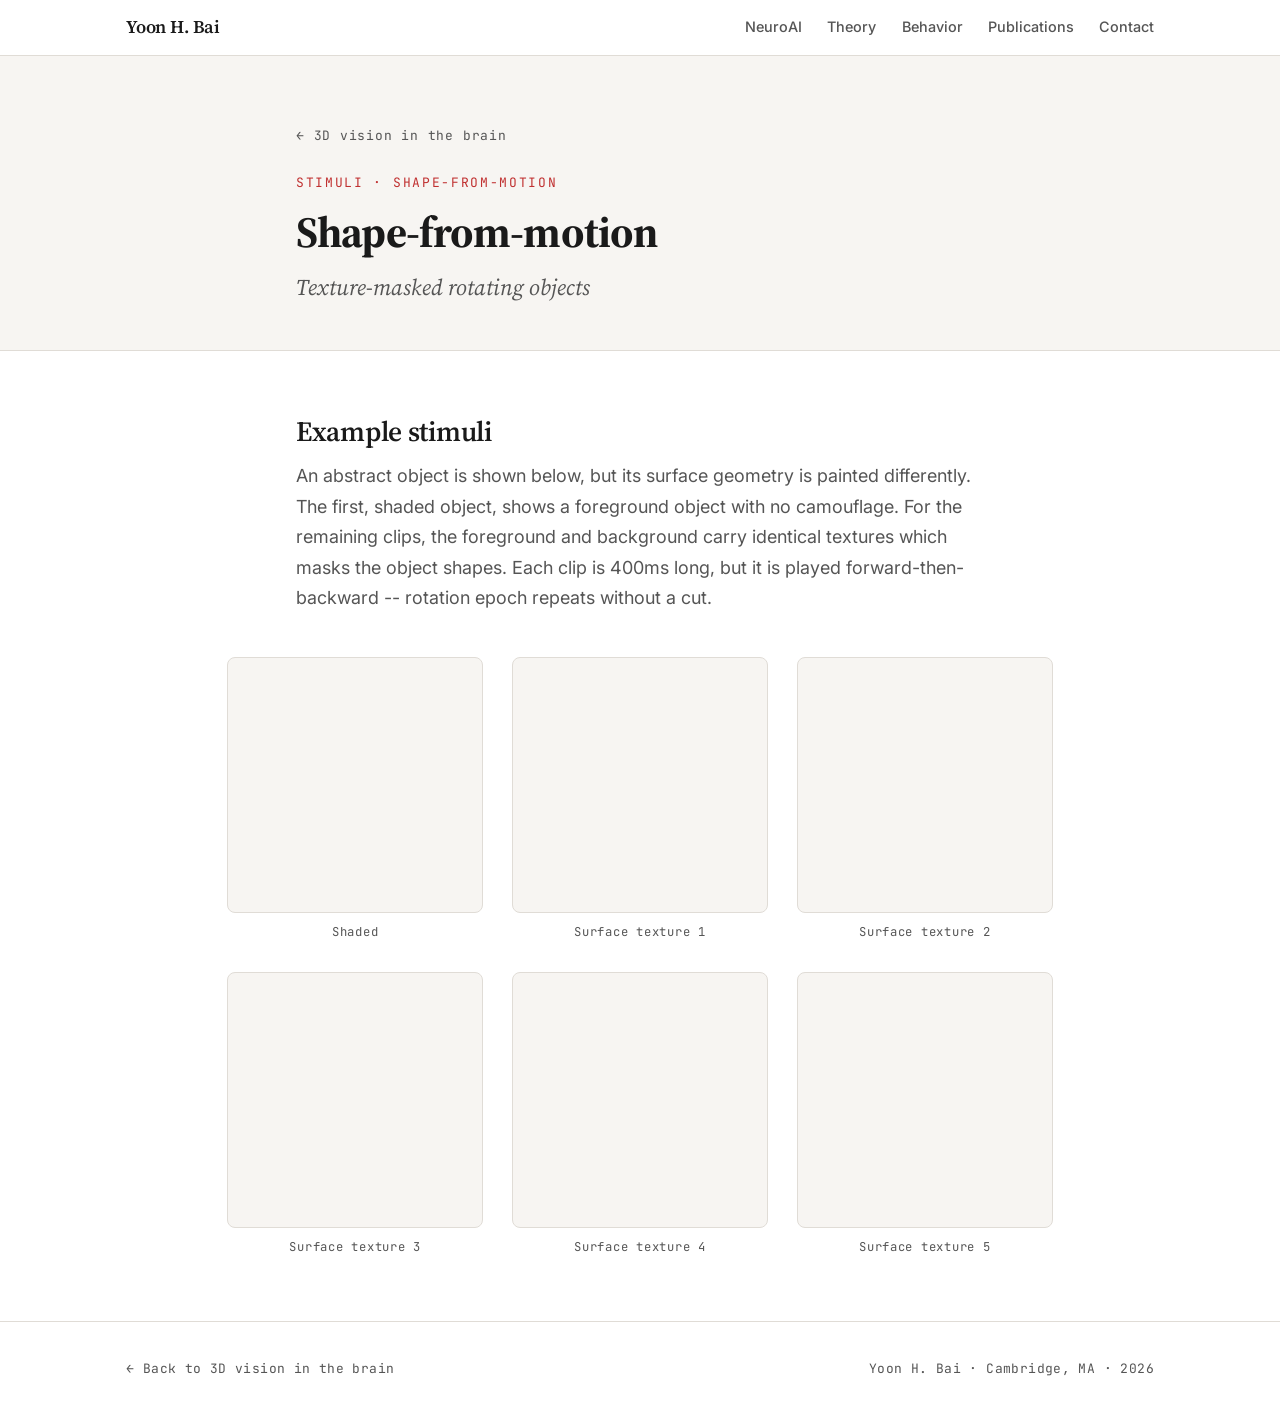
<file: shape-from-motion.html>
<!DOCTYPE html>
<html lang="en">
<head>
<meta charset="UTF-8" />
<meta name="viewport" content="width=device-width, initial-scale=1.0" />
<title>Shape-from-motion stimuli — Yoon H. Bai</title>
<meta name="description" content="Texture-masked rotating objects used to isolate motion-defined surface geometry: six example clips from the shape-from-motion stimulus set." />
<link rel="preconnect" href="https://fonts.googleapis.com" />
<link rel="preconnect" href="https://fonts.gstatic.com" crossorigin />
<link href="https://fonts.googleapis.com/css2?family=Source+Serif+4:opsz,wght@8..60,300;8..60,400;8..60,600;8..60,700&family=Inter:wght@300;400;500;600&family=JetBrains+Mono:wght@400;500&display=swap" rel="stylesheet" />
<link rel="stylesheet" href="static/site.css" />

<style>
  /* ---------- clip grid: 2 rows x 3 clips, each 256px wide ---------- */
  .clip-grid{
    display:grid;
    grid-template-columns:repeat(3, 256px);
    gap:1.6rem;
    justify-content:center;
    margin:2.4rem 0 0;
  }
  .clip{margin:0;}
  .clip video{
    width:256px;height:256px;object-fit:cover;display:block;
    background:var(--bg-alt);
    border:1px solid var(--border);border-radius:8px;
  }
  .clip figcaption{
    font-family:var(--mono);font-size:0.68rem;letter-spacing:0.06em;
    color:var(--text-secondary);margin-top:0.5rem;text-align:center;
  }
  @media(max-width:900px){.clip-grid{grid-template-columns:repeat(2, 256px);}}
  @media(max-width:620px){
    .clip-grid{grid-template-columns:1fr;gap:1.2rem;}
    .clip video{width:100%;height:auto;aspect-ratio:1/1;}
  }
</style>
</head>
<body>

<nav class="nav">
  <div class="nav-in">
    <a href="index.html" class="nav-name">Yoon H. Bai</a>
    <div class="nav-links">
      <a href="3d-surface.html">NeuroAI</a>
      <a href="straightening.html">Theory</a>
      <a href="vr-grasping.html">Behavior</a>
      <a href="index.html#publications">Publications</a>
      <a href="index.html#contact">Contact</a>
    </div>
  </div>
</nav>

<header class="page-header alt-bg">
  <div class="container narrow">
    <a href="3d-surface.html" class="breadcrumb">← 3D vision in the brain</a>
    <div class="kicker">Stimuli · Shape-from-motion</div>
    <h1>Shape-from-motion</h1>
    <p class="summary">Texture-masked rotating objects</p>
  </div>
</header>

<article class="article">
  <div class="container prose">

    <h2>Example stimuli</h2>
    <p>
      An abstract object is shown below, but its surface geometry is painted differently. The first, shaded object, shows a foreground object with no camouflage. For the remaining clips, the foreground and background carry identical textures which masks the object shapes. Each clip is 400ms long, but it is played forward-then-backward -- rotation epoch repeats without a cut.
    </p>

    <!-- ============================================================
         TO SWAP IN YOUR FILES: rename the six .mp4 files below to
         match what you upload to static/media/, and edit the captions.
         Everything else (256px sizing, back-and-forth playback) is automatic.
         ============================================================ -->
    <div class="clip-grid">

      <figure class="clip">
        <video src="static/media/stimuli/1680.mp4" class="pingpong" muted playsinline preload="metadata"></video>
        <figcaption>Shaded</figcaption>
      </figure>

      <figure class="clip">
        <video src="static/media/stimuli/1687.mp4" class="pingpong" muted playsinline preload="metadata"></video>
        <figcaption>Surface texture 1</figcaption>
      </figure>

      <figure class="clip">
        <video src="static/media/stimuli/1694.mp4" class="pingpong" muted playsinline preload="metadata"></video>
        <figcaption>Surface texture 2</figcaption>
      </figure>

      <figure class="clip">
        <video src="static/media/stimuli/1701.mp4" class="pingpong" muted playsinline preload="metadata"></video>
        <figcaption>Surface texture 3</figcaption>
      </figure>

      <figure class="clip">
        <video src="static/media/stimuli/1708.mp4" class="pingpong" muted playsinline preload="metadata"></video>
        <figcaption>Surface texture 4</figcaption>
      </figure>

      <figure class="clip">
        <video src="static/media/stimuli/1715.mp4" class="pingpong" muted playsinline preload="metadata"></video>
        <figcaption>Surface texture 5</figcaption>
      </figure>

    </div>

   <!--  <div class="container narrow" style="padding:0;">
      <p class="caption" style="margin-top:1.4rem;">
        <b>Figure 1.</b> Six examples from the shape-from-motion stimulus set. Each clip plays forward and then in
        reverse, looping continuously.
      </p>
    </div> -->

  </div>
</article>

<footer>
  <div class="container foot-in">
    <span><a href="3d-surface.html">← Back to 3D vision in the brain</a></span>
    <span>Yoon H. Bai · Cambridge, MA · 2026</span>
  </div>
</footer>

<script>
/* Back-and-forth (ping-pong) playback for every <video class="pingpong">.
   Forward playback is native; the reverse leg is driven by requestAnimationFrame
   stepping currentTime backwards. Videos pause when scrolled out of view. */
(function () {
  var reduceMotion = window.matchMedia('(prefers-reduced-motion: reduce)').matches;

  document.querySelectorAll('video.pingpong').forEach(function (v) {
    var raf = null, lastTs = null, visible = true;

    function stopReverse() {
      if (raf) { cancelAnimationFrame(raf); raf = null; }
      lastTs = null;
    }

    function reverseStep(ts) {
      if (lastTs === null) lastTs = ts;
      var dt = (ts - lastTs) / 1000;
      lastTs = ts;
      var t = v.currentTime - dt;
      if (t <= 0 || !visible) {
        v.currentTime = 0;
        stopReverse();
        if (visible) v.play().catch(function () {});
        return;
      }
      v.currentTime = t;
      raf = requestAnimationFrame(reverseStep);
    }

    v.addEventListener('ended', function () {
      if (!visible) return;
      stopReverse();
      raf = requestAnimationFrame(reverseStep);
    });

    // Show a first frame even before playback starts.
    v.addEventListener('loadedmetadata', function () {
      if (v.currentTime === 0) v.currentTime = 0.001;
    });

    if ('IntersectionObserver' in window) {
      new IntersectionObserver(function (entries) {
        entries.forEach(function (e) {
          visible = e.isIntersecting;
          if (visible) {
            if (!raf && !reduceMotion) v.play().catch(function () {});
          } else {
            stopReverse();
            v.pause();
          }
        });
      }, { threshold: 0.1 }).observe(v);
    } else if (!reduceMotion) {
      v.play().catch(function () {});
    }
  });
})();
</script>

</body>
</html>
</file>
<file: static/site.css>
/* ============================================================================
   site.css — shared styles for yoonbai.github.io
   One stylesheet for every page. Edit here once; all pages update.
   ============================================================================ */

:root{
  --serif:'Source Serif 4', Georgia, serif;
  --sans:'Inter', -apple-system, BlinkMacSystemFont, sans-serif;
  --mono:'JetBrains Mono', monospace;

  --bg:#ffffff;
  --bg-alt:#f7f5f2;
  --text:#1a1a1a;
  --text-secondary:#555;
  --accent:#c03030;
  --accent-light:#e8d4d4;
  --border:#e0dcd6;
  --ok:#2e7d32;

  --max-width:1100px;
  --narrow-width:760px;
  --nav-h:56px;
}

*,*::before,*::after{box-sizing:border-box;margin:0;padding:0;}
html{font-size:18px;scroll-behavior:smooth;}
@media (prefers-reduced-motion:reduce){html{scroll-behavior:auto;}}

body{
  font-family:var(--sans);color:var(--text);background:var(--bg);
  line-height:1.7;-webkit-font-smoothing:antialiased;text-rendering:optimizeLegibility;
}
img,video{max-width:100%;display:block;}
a{color:var(--accent);text-decoration:none;}
a:hover{text-decoration:underline;}
::selection{background:var(--accent-light);}
:focus-visible{outline:2px solid var(--accent);outline-offset:3px;border-radius:2px;}

.container{max-width:var(--max-width);margin:0 auto;padding:0 2rem;}
.container.narrow{max-width:var(--narrow-width);}
.section{padding:5rem 0;}
.section + .section{border-top:1px solid var(--border);}
.alt-bg{background:var(--bg-alt);}

/* ---------- top nav (shared) ---------- */
.nav{
  position:sticky;top:0;z-index:50;height:var(--nav-h);
  background:rgba(255,255,255,0.85);backdrop-filter:blur(8px);
  border-bottom:1px solid var(--border);
}
.nav-in{max-width:var(--max-width);margin:0 auto;padding:0 2rem;height:100%;
  display:flex;align-items:center;justify-content:space-between;gap:1rem;}
.nav-name{font-family:var(--serif);font-weight:600;font-size:1rem;letter-spacing:-0.01em;color:var(--text);}
.nav-name:hover{text-decoration:none;color:var(--accent);}
.nav-links{display:flex;gap:1.4rem;flex-wrap:wrap;}
.nav-links a{font-family:var(--sans);font-size:0.8rem;color:var(--text-secondary);font-weight:500;}
.nav-links a:hover,.nav-links a.active{color:var(--accent);text-decoration:none;}
@media(max-width:620px){.nav-links{gap:0.9rem;}.nav-links a{font-size:0.72rem;}}

/* ---------- eyebrow ---------- */
.prompt-label{
  font-family:var(--mono);font-size:0.72rem;letter-spacing:0.14em;text-transform:uppercase;
  color:var(--accent);margin-bottom:0.7rem;
}

/* ---------- hero (home) ---------- */
#hero{padding:5rem 0 3.5rem;text-align:center;border-bottom:1px solid var(--border);}
#hero h1{
  font-family:var(--serif);font-weight:700;font-size:2.9rem;line-height:1.15;
  letter-spacing:-0.02em;margin-bottom:0.6rem;
}
#hero h1 em{font-style:italic;color:var(--accent);}
.affiliation{color:var(--text-secondary);font-size:1rem;margin-bottom:1.6rem;}
.hero-links{display:flex;gap:0.8rem;justify-content:center;flex-wrap:wrap;}
.tldr{
  margin:1.8rem auto 0;font-family:var(--serif);font-size:1.15rem;font-style:italic;
  color:var(--text-secondary);text-align:center;max-width:44rem;line-height:1.55;
}
.tldr strong{color:var(--text);font-style:normal;font-family:var(--sans);font-weight:600;}

/* ---------- buttons ---------- */
.btn{
  display:inline-flex;align-items:center;gap:0.4em;padding:0.5rem 1.3rem;
  border:1.5px solid var(--text);border-radius:4px;font-size:0.85rem;font-weight:500;
  color:var(--text);font-family:var(--sans);transition:all 0.15s;cursor:pointer;background:transparent;
}
.btn:hover{background:var(--text);color:var(--bg);text-decoration:none;}
.btn.accent{border-color:var(--accent);color:var(--accent);}
.btn.accent:hover{background:var(--accent);color:#fff;}
.btn-icon{width:1em;height:1em;flex:none;}

/* ---------- headings & prose ---------- */
h2{font-family:var(--serif);font-weight:600;font-size:1.9rem;letter-spacing:-0.01em;margin-bottom:0.7rem;line-height:1.25;}
h3{font-family:var(--sans);font-weight:600;font-size:1.05rem;margin-bottom:0.5rem;}
.section-subtitle{color:var(--text-secondary);font-size:1rem;margin-bottom:2rem;max-width:62ch;}
.lede{font-family:var(--serif);font-size:1.4rem;font-weight:400;line-height:1.5;margin-bottom:1.2rem;color:var(--text);}
.prose p{max-width:68ch;color:var(--text-secondary);}
.prose p + p{margin-top:0.9rem;}
.prose strong{font-weight:600;color:var(--text);}
.prose h3{margin-top:2rem;font-family:var(--serif);font-size:1.2rem;}

/* ---------- gateway cards (home -> topic pages) ---------- */
.gateway{display:grid;grid-template-columns:repeat(3,1fr);gap:1.4rem;margin-top:2.4rem;}
@media(max-width:860px){.gateway{grid-template-columns:1fr;}}
.gate-card{
  display:flex;flex-direction:column;background:#fff;border:1px solid var(--border);
  border-radius:10px;overflow:hidden;box-shadow:0 2px 12px rgba(0,0,0,0.05);
  transition:transform 0.15s, box-shadow 0.15s;color:inherit;
}
.gate-card:hover{transform:translateY(-3px);box-shadow:0 10px 28px rgba(0,0,0,0.10);text-decoration:none;}
.gate-thumb{
  background:var(--bg-alt);border-bottom:1px solid var(--border);aspect-ratio:16/9;
  display:flex;align-items:center;justify-content:center;text-align:center;
}
.gate-thumb.placeholder{border-bottom:2px dashed var(--border);}
.gate-thumb img,.gate-thumb video{width:100%;height:100%;object-fit:cover;}
.gate-thumb.fit img,.gate-thumb.fit video{object-fit:contain;}
.gate-thumb .ph{font-family:var(--mono);font-size:0.66rem;color:var(--text-secondary);line-height:1.6;padding:1rem;}
.gate-thumb .ph b{color:var(--accent);font-weight:500;}
.gate-body{padding:1.4rem 1.5rem 1.6rem;display:flex;flex-direction:column;flex:1;}
.gate-eyebrow{font-family:var(--mono);font-size:0.66rem;letter-spacing:0.13em;text-transform:uppercase;color:var(--accent);margin-bottom:0.6rem;}
.gate-card h3{font-family:var(--serif);font-weight:600;font-size:1.2rem;line-height:1.28;color:var(--text);margin-bottom:0.5rem;}
.gate-card p{font-size:0.92rem;color:var(--text-secondary);margin:0;}
.gate-go{margin-top:auto;padding-top:1.3rem;font-family:var(--sans);font-size:0.85rem;font-weight:500;color:var(--accent);}
.gate-go::after{content:"→";display:inline-block;margin-left:0.35em;transition:transform 0.15s;}
.gate-card:hover .gate-go::after{transform:translateX(3px);}

/* ---------- topic page header ---------- */
.page-header{padding:3.5rem 0 2.5rem;border-bottom:1px solid var(--border);}
.breadcrumb{font-family:var(--mono);font-size:0.72rem;letter-spacing:0.06em;color:var(--text-secondary);margin-bottom:1.4rem;display:inline-block;}
.breadcrumb:hover{color:var(--accent);text-decoration:none;}
.page-header .kicker{font-family:var(--mono);font-size:0.72rem;letter-spacing:0.13em;text-transform:uppercase;color:var(--accent);margin-bottom:0.7rem;}
.page-header h1{font-family:var(--serif);font-weight:700;font-size:2.4rem;line-height:1.15;letter-spacing:-0.02em;margin-bottom:0.8rem;max-width:20ch;}
.page-header .summary{font-family:var(--serif);font-size:1.25rem;font-style:italic;color:var(--text-secondary);max-width:52ch;line-height:1.5;}
.page-header .header-links{margin-top:1.6rem;display:flex;gap:0.7rem;flex-wrap:wrap;}

/* ---------- long-form article ---------- */
.article{padding:3.5rem 0;}
.article .prose{max-width:var(--narrow-width);}
.article h2{font-size:1.55rem;margin-top:2.6rem;}
.article h2:first-child{margin-top:0;}

/* ---------- figure blocks (drop figures / GIFs / MP4 here) ---------- */
.fig{margin:2.2rem 0;}
.media-frame{
  background:var(--bg-alt);border:1px solid var(--border);border-radius:10px;overflow:hidden;
  aspect-ratio:16/9;display:flex;align-items:center;justify-content:center;text-align:center;
}
.media-frame.tall{aspect-ratio:16/10;}
.media-frame.placeholder{border:2px dashed var(--border);}
.media-frame img,.media-frame video{width:100%;height:100%;object-fit:contain;background:var(--bg-alt);}
.media-frame .ph{font-family:var(--mono);font-size:0.72rem;color:var(--text-secondary);letter-spacing:0.02em;line-height:1.7;padding:1.4rem;}
.media-frame .ph .ico{display:block;font-size:1.4rem;margin-bottom:0.5rem;opacity:0.6;}
.media-frame .ph b{color:var(--accent);font-weight:500;}
.caption{font-family:var(--sans);font-size:0.82rem;color:var(--text-secondary);margin-top:0.7rem;line-height:1.5;max-width:68ch;}
.caption b{color:var(--text);font-weight:600;}

/* ---------- metrics row ---------- */
.metrics{display:flex;gap:1.8rem;margin:1.8rem 0;flex-wrap:wrap;}
.metric .n{font-family:var(--serif);font-weight:700;font-size:1.6rem;line-height:1;color:var(--text);}
.metric .l{font-family:var(--mono);font-size:0.62rem;letter-spacing:0.08em;text-transform:uppercase;color:var(--text-secondary);margin-top:0.45rem;}

/* ---------- aims / numbered list where order is meaningful ---------- */
.aims{list-style:none;margin:1.6rem 0;}
.aims li{display:grid;grid-template-columns:64px 1fr;gap:1.2rem;padding:1.1rem 0;border-top:1px solid var(--border);}
.aims li:last-child{border-bottom:1px solid var(--border);}
.aims .a-k{font-family:var(--mono);font-size:0.72rem;letter-spacing:0.06em;color:var(--accent);text-transform:uppercase;padding-top:0.15rem;}
.aims .a-v{font-size:0.98rem;color:var(--text-secondary);}
.aims .a-v strong{color:var(--text);font-weight:600;}

/* ---------- callout ---------- */
.callout{
  margin:2rem 0;padding:1.1rem 1.3rem;background:var(--bg-alt);border:1px solid var(--border);
  border-left:3px solid var(--accent);border-radius:6px;font-size:0.95rem;color:var(--text-secondary);
}
.callout .lbl{font-family:var(--mono);font-size:0.64rem;letter-spacing:0.1em;text-transform:uppercase;color:var(--accent);display:block;margin-bottom:0.35rem;}
.callout strong{color:var(--text);font-weight:600;}

/* ---------- credit line (collaborators) ---------- */
.credit{font-family:var(--sans);font-size:0.88rem;color:var(--text-secondary);margin-top:1rem;}
.credit strong{color:var(--text);}

/* ---------- publications ---------- */
.pub-list{list-style:none;margin-top:1.6rem;}
.pub{display:grid;grid-template-columns:80px 1fr;gap:1.4rem;padding:1.4rem 0;border-top:1px solid var(--border);}
.pub:last-child{border-bottom:1px solid var(--border);}
@media(max-width:640px){.pub{grid-template-columns:1fr;gap:0.4rem;}}
.pub-year{font-family:var(--mono);font-size:0.8rem;color:var(--accent);letter-spacing:0.03em;padding-top:0.15rem;}
.pub-title{font-family:var(--serif);font-weight:600;font-size:1.1rem;line-height:1.3;color:var(--text);}
.pub-title a{color:inherit;text-decoration:none;}
.pub-title a:hover{color:var(--accent);text-decoration:underline;}
.pub-authors{font-size:0.9rem;color:var(--text-secondary);margin-top:0.3rem;}
.pub-authors .me{color:var(--text);font-weight:600;}
.pub-venue{font-family:var(--mono);font-size:0.76rem;color:var(--text-secondary);margin-top:0.35rem;}
.pub-tags{margin-top:0.6rem;display:flex;gap:0.6rem;flex-wrap:wrap;}
.pub-tag{font-family:var(--sans);font-size:0.78rem;font-weight:500;}
.pub-note{font-family:var(--mono);font-size:0.64rem;letter-spacing:0.06em;text-transform:uppercase;color:var(--text-secondary);
  border:1px solid var(--border);border-radius:3px;padding:0.05rem 0.4rem;display:inline-block;margin-bottom:0.35rem;}

/* ---------- news ---------- */
.news-list{list-style:none;margin-top:1.2rem;}
.news-list li{display:grid;grid-template-columns:110px 1fr;gap:1.2rem;padding:0.8rem 0;border-top:1px solid var(--border);font-size:0.95rem;color:var(--text-secondary);}
.news-list .d{font-family:var(--mono);font-size:0.74rem;color:var(--accent);letter-spacing:0.03em;}
@media(max-width:640px){.news-list li{grid-template-columns:1fr;gap:0.2rem;}}

/* ---------- about / bio ---------- */
.record{margin-top:1.6rem;}
.rec-row{display:grid;grid-template-columns:150px 1fr;gap:1.2rem;padding:1rem 0;border-top:1px solid var(--border);align-items:baseline;}
@media(max-width:640px){.rec-row{grid-template-columns:1fr;gap:0.2rem;}}
.rec-k{font-family:var(--mono);font-size:0.72rem;letter-spacing:0.1em;text-transform:uppercase;color:var(--accent);}
.rec-v{font-size:0.98rem;color:var(--text-secondary);}
.rec-v strong{color:var(--text);font-weight:600;}

/* ---------- contact + bibtex ---------- */
.center{text-align:center;}
.center h2{text-align:center;}
.center p{margin-inline:auto;max-width:52ch;}
.contact-links{display:flex;gap:0.8rem;justify-content:center;flex-wrap:wrap;margin-top:1.8rem;}
.bibtex{
  margin:2.6rem auto 0;max-width:640px;text-align:left;background:var(--bg-alt);
  border:1px solid var(--border);border-radius:8px;padding:1.3rem 1.5rem;
  font-family:var(--mono);font-size:0.78rem;line-height:1.75;color:var(--text-secondary);overflow-x:auto;
}
.bibtex .k{color:var(--accent);}
.bibtex .v{color:var(--text);}

footer{border-top:1px solid var(--border);padding:2rem 0;}
.foot-in{display:flex;justify-content:space-between;gap:1rem;flex-wrap:wrap;font-family:var(--mono);font-size:0.72rem;letter-spacing:0.03em;color:var(--text-secondary);}
.foot-in a{color:var(--text-secondary);}
.foot-in a:hover{color:var(--accent);}

/* ---------- editable placeholder highlight ---------- */
.fill{background:var(--accent-light);color:#7a1f1f;border-bottom:1px dashed var(--accent);padding:0 0.2em;border-radius:2px;font-style:normal;}
</file>
